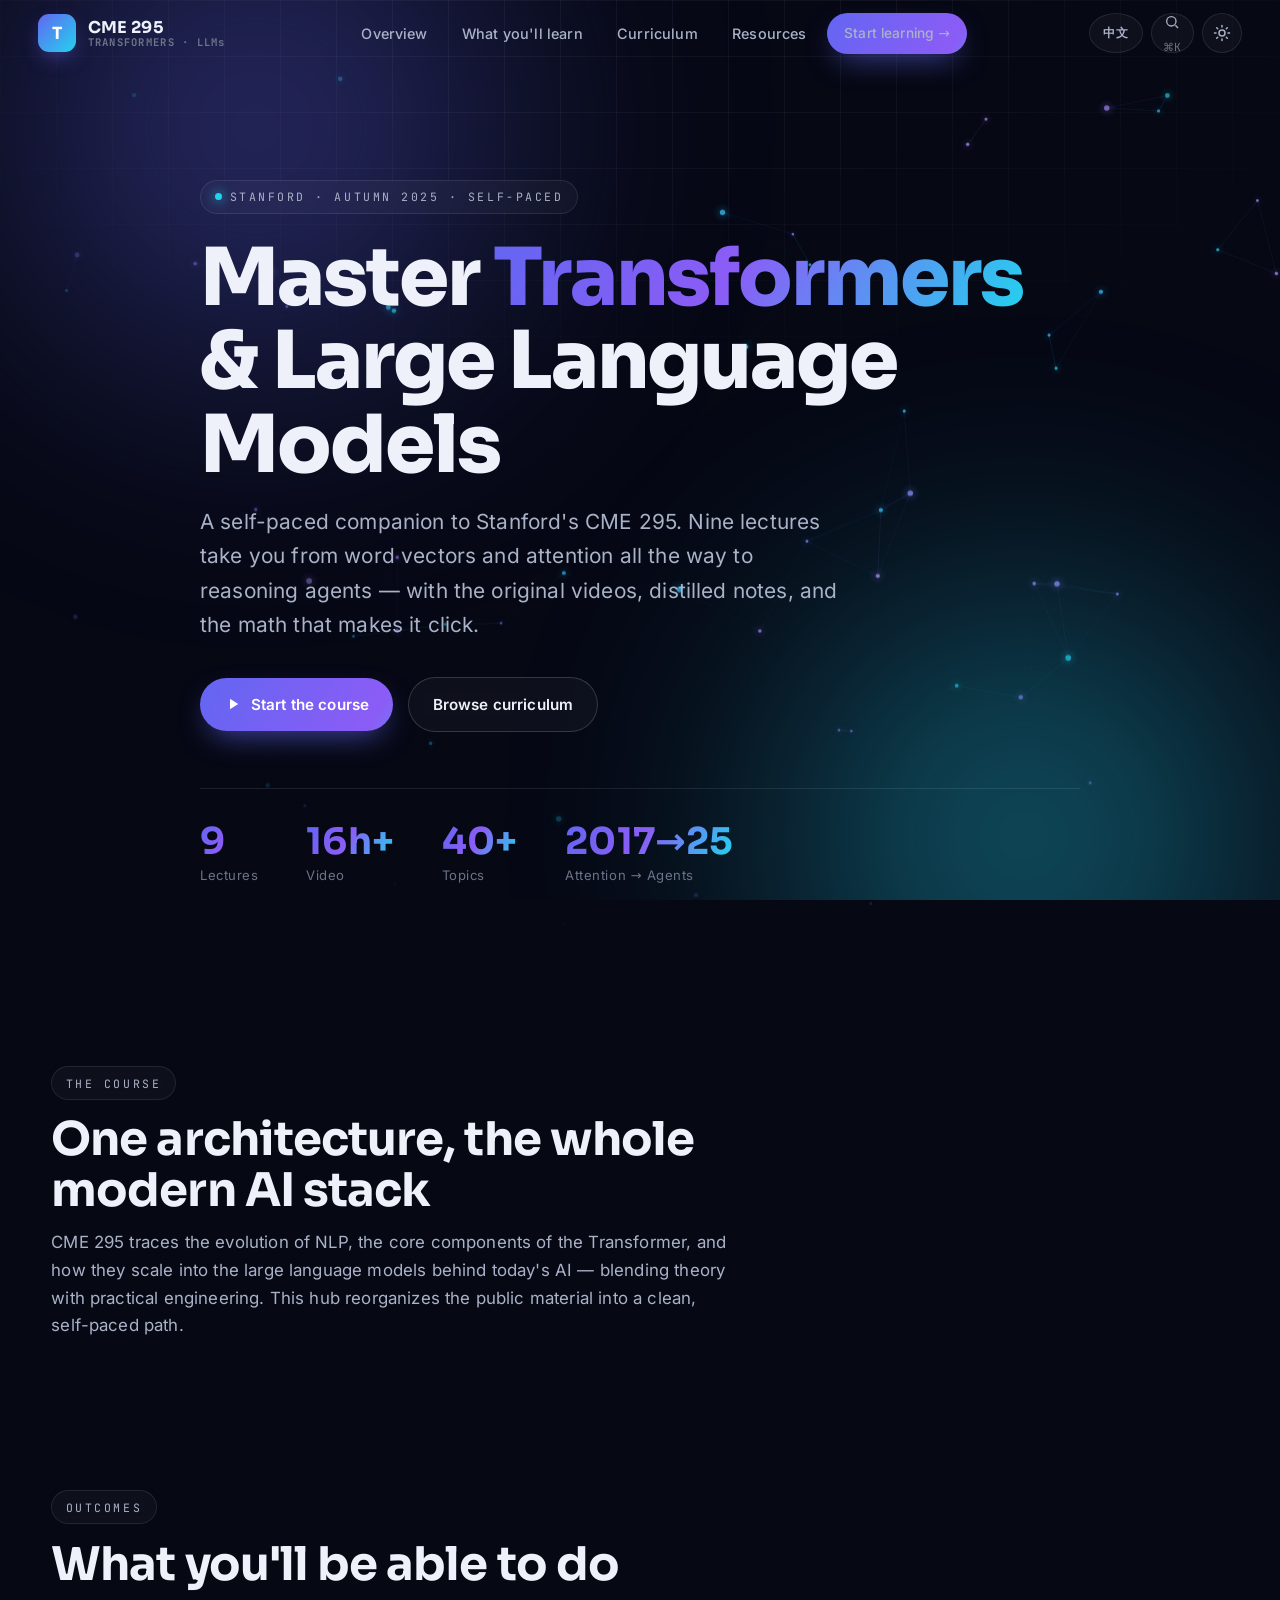
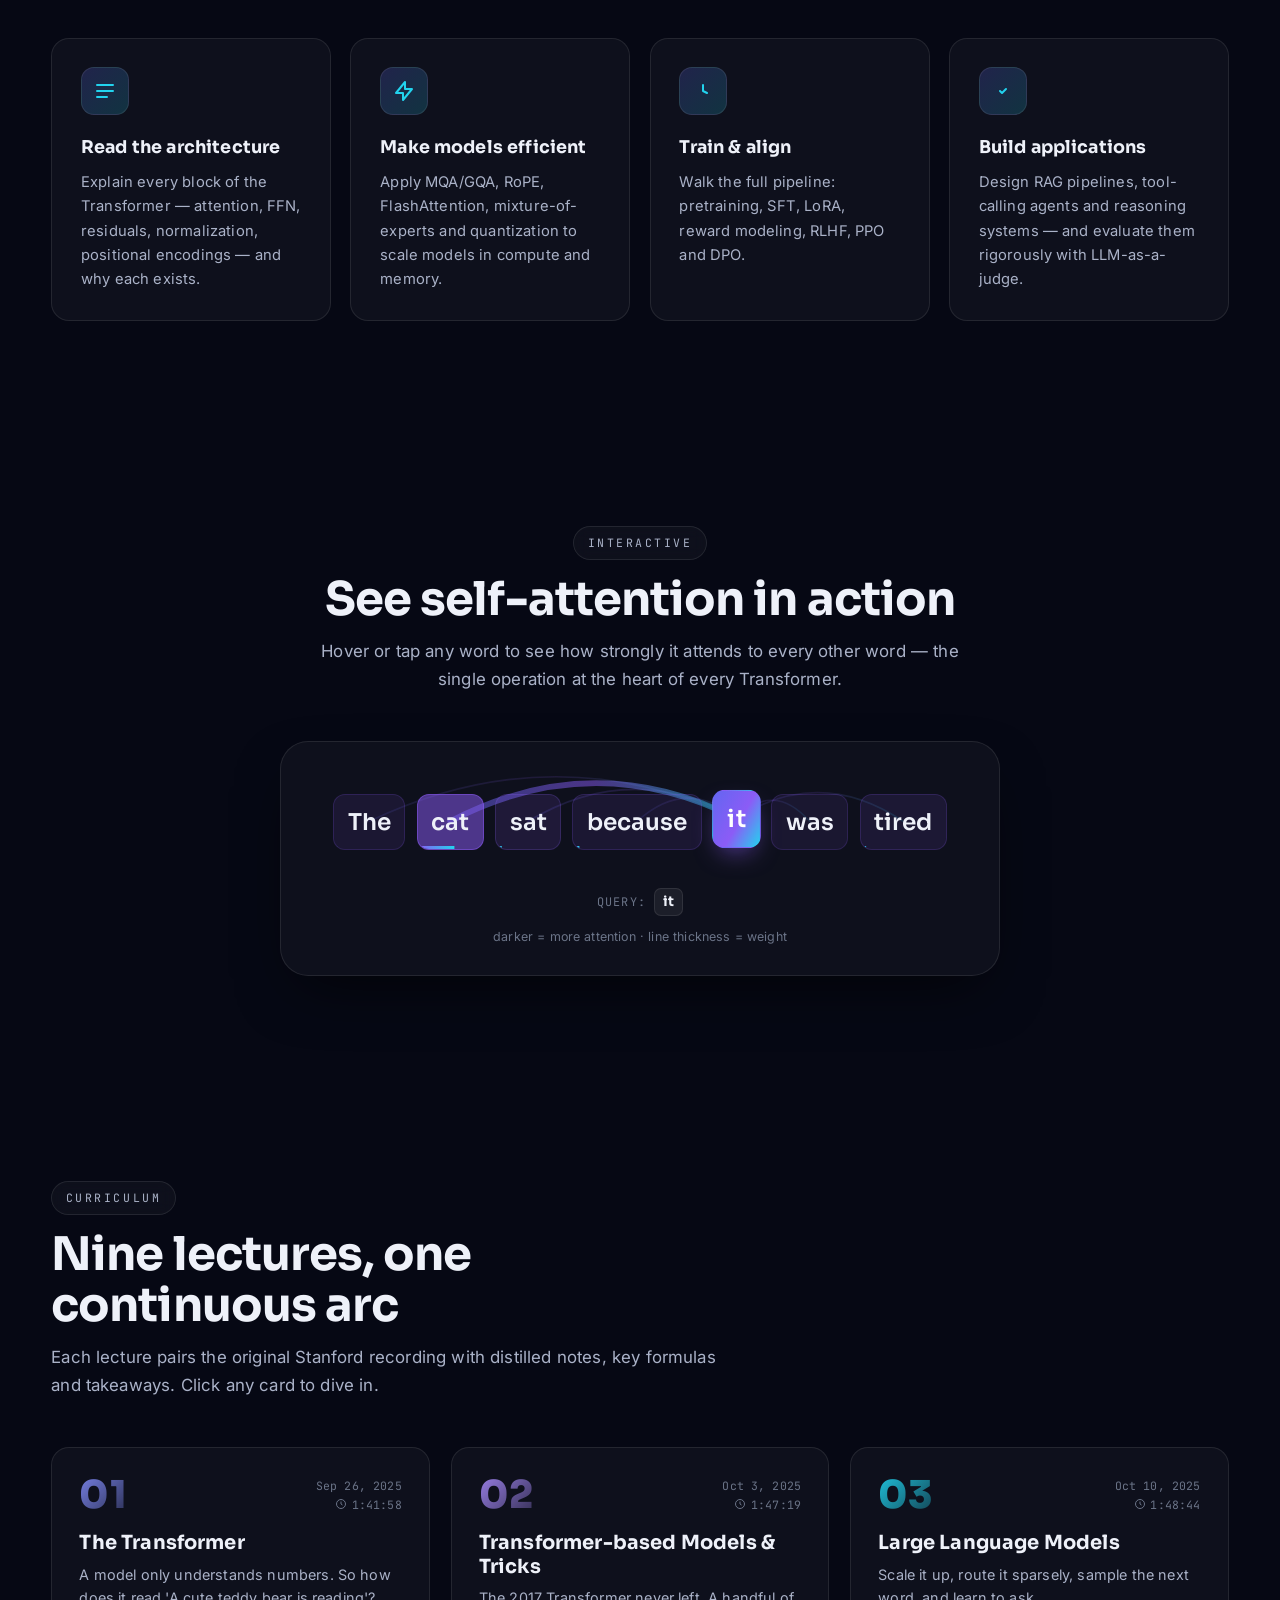
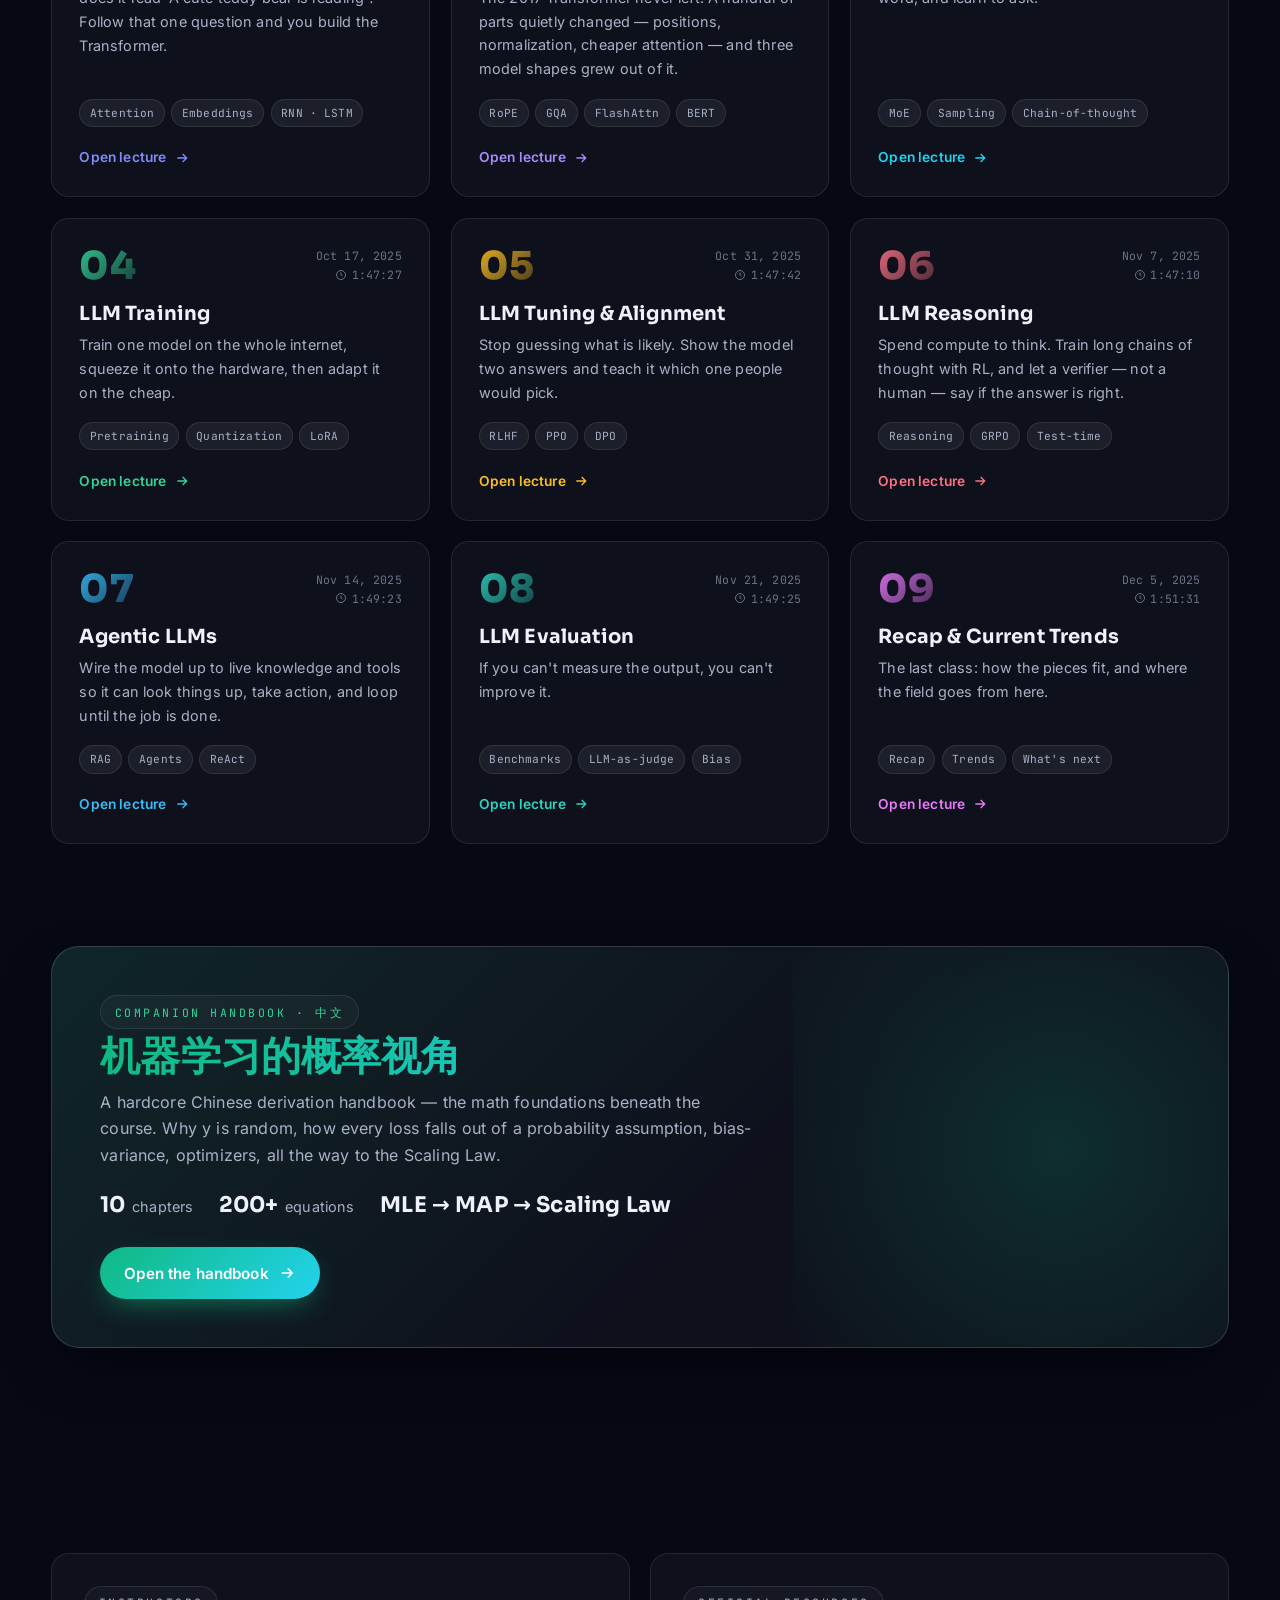
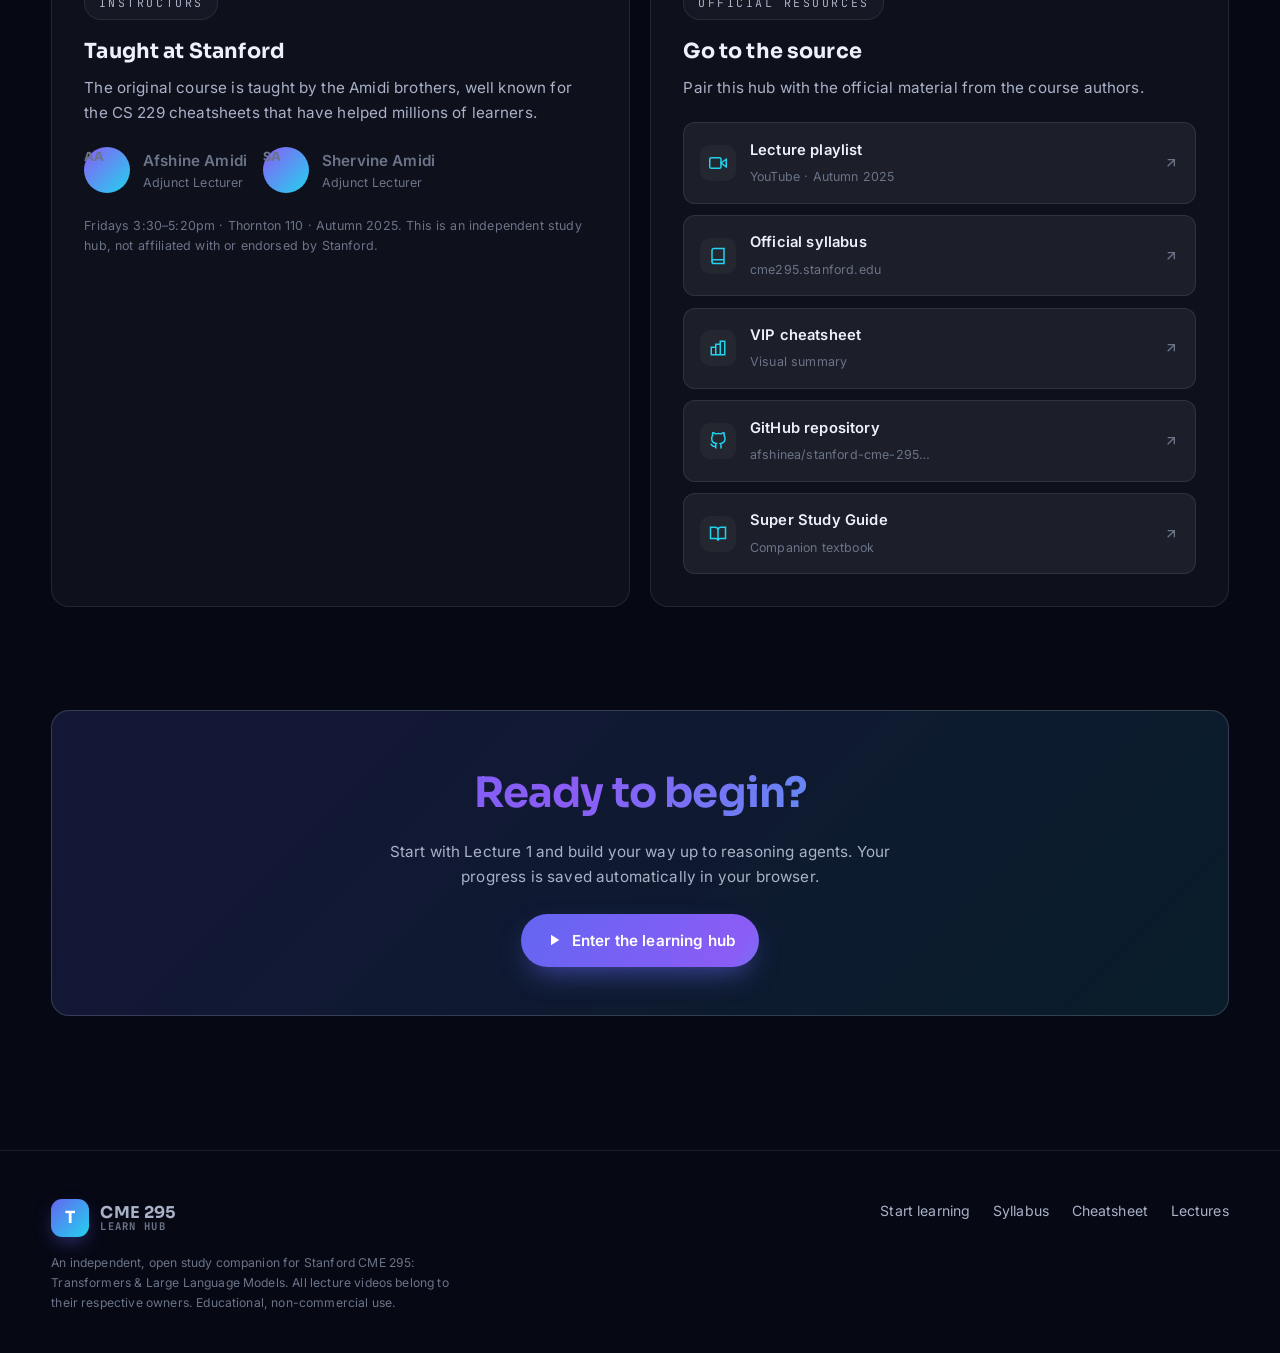
<file: index.html>
<!DOCTYPE html>
<html lang="en" data-theme="dark">
<head>
  <meta charset="UTF-8" />
  <meta name="viewport" content="width=device-width, initial-scale=1.0" />
  <title>CME 295 · Transformers & Large Language Models — Learn Hub</title>
  <meta name="description" content="A beautifully designed, self-paced learning hub for Stanford's CME 295: Transformers & Large Language Models. Nine lectures from attention to reasoning agents, with videos, notes, and formulas." />
  <meta name="author" content="Built for learners of Stanford CME 295" />
  <meta name="theme-color" content="#060814" />

  <!-- Open Graph / Twitter -->
  <meta property="og:type" content="website" />
  <meta property="og:title" content="CME 295 · Transformers & Large Language Models — Learn Hub" />
  <meta property="og:description" content="Self-paced learning hub for Stanford CME 295 — attention, LLMs, training, alignment, reasoning, agents & evaluation." />
  <meta property="og:url" content="https://jliu17456-ai.github.io/stanford-cme295-llm/" />
  <meta property="og:image" content="https://jliu17456-ai.github.io/stanford-cme295-llm/assets/og.png" />
  <meta property="og:image:width" content="1200" />
  <meta property="og:image:height" content="630" />
  <meta name="twitter:card" content="summary_large_image" />
  <meta name="twitter:title" content="CME 295 · Transformers & Large Language Models — Learn Hub" />
  <meta name="twitter:description" content="Self-paced learning hub for Stanford CME 295 — from attention to reasoning agents." />
  <meta name="twitter:image" content="https://jliu17456-ai.github.io/stanford-cme295-llm/assets/og.png" />

  <link rel="icon" href="data:image/svg+xml,<svg xmlns='http://www.w3.org/2000/svg' viewBox='0 0 100 100'><rect width='100' height='100' rx='24' fill='%236366f1'/><text x='50' y='70' font-size='58' text-anchor='middle' fill='white' font-family='sans-serif' font-weight='bold'>T</text></svg>" />

  <!-- Self-hosted fonts + styles -->
  <link rel="stylesheet" href="css/fonts.css" />
  <link rel="stylesheet" href="css/main.css" />
</head>
<body>
  <div class="bg-aurora"></div>
  <div class="bg-grid"></div>

  <!-- ============ NAV ============ -->
  <header class="nav" id="nav">
    <div class="container">
      <a class="brand" href="index.html" aria-label="CME 295 home">
        <span class="brand-logo">T</span>
        <span class="brand-text"><b>CME&nbsp;295</b><span>TRANSFORMERS · LLMs</span></span>
      </a>
      <nav class="nav-links" id="navLinks">
        <a href="#about" data-en="Overview" data-zh="概览">Overview</a>
        <a href="#learn" data-en="What you'll learn" data-zh="你将学到">What you'll learn</a>
        <a href="#curriculum" data-en="Curriculum" data-zh="课程大纲">Curriculum</a>
        <a href="#resources" data-en="Resources" data-zh="资源">Resources</a>
        <a class="btn btn-primary" href="learn.html" style="padding:.55rem 1.1rem;font-size:.86rem;" data-en="Start learning →" data-zh="开始学习 →">Start learning →</a>
      </nav>
      <div style="display:flex;gap:.5rem;align-items:center;margin-left:auto;" id="navTools">
        <button class="icon-btn lang-btn" id="langBtn" title="Switch language" aria-label="Switch language">中文</button>
        <button class="icon-btn" id="themeBtn" title="Toggle theme" aria-label="Toggle theme"></button>
        <button class="icon-btn nav-toggle" id="navToggle" aria-label="Menu">
          <svg viewBox="0 0 24 24" fill="none" stroke="currentColor" stroke-width="2"><path d="M3 12h18M3 6h18M3 18h18"/></svg>
        </button>
      </div>
    </div>
  </header>

  <!-- ============ HERO ============ -->
  <section class="hero">
    <canvas class="hero-canvas" id="heroCanvas" aria-hidden="true"></canvas>
    <div class="container hero-inner">
      <span class="eyebrow reveal"><span class="dot"></span> STANFORD · AUTUMN 2025 · SELF-PACED</span>
      <h1 class="reveal d1">
        <span data-en="Master" data-zh="掌握">Master</span>
        <span class="gradient-text">Transformers</span>
        <span data-en="&amp; Large Language Models" data-zh="与大语言模型">&amp; Large Language Models</span>
      </h1>
      <p class="lede reveal d2" data-en="A self-paced companion to Stanford's CME 295. Nine lectures take you from word vectors and attention all the way to reasoning agents — with the original videos, distilled notes, and the math that makes it click."
         data-zh="斯坦福 CME 295 的自学伴侣。九讲带你从词向量与注意力,一路走到推理智能体 —— 配有原始视频、精炼笔记,以及让你豁然开朗的数学推导。">
        A self-paced companion to Stanford's CME 295. Nine lectures take you from word vectors and attention all the way to reasoning agents — with the original videos, distilled notes, and the math that makes it click.
      </p>
      <div class="hero-cta reveal d3">
        <a class="btn btn-primary" href="learn.html">
          <svg viewBox="0 0 24 24" fill="currentColor"><path d="M8 5v14l11-7z"/></svg>
          <span data-en="Start the course" data-zh="开始这门课">Start the course</span>
        </a>
        <a class="btn btn-ghost" href="#curriculum">
          <span data-en="Browse curriculum" data-zh="浏览大纲">Browse curriculum</span>
        </a>
      </div>
      <div class="hero-stats reveal d3">
        <div class="stat"><b class="gradient-text" data-count="9">9</b><span data-en="Lectures" data-zh="讲">Lectures</span></div>
        <div class="stat"><b class="gradient-text" data-count="16" data-suffix="h+">16h+</b><span data-en="Video" data-zh="视频时长">Video</span></div>
        <div class="stat"><b class="gradient-text" data-count="40" data-suffix="+">40+</b><span data-en="Topics" data-zh="核心主题">Topics</span></div>
        <div class="stat"><b class="gradient-text">2017→25</b><span data-en="Attention → Agents" data-zh="从注意力到智能体">Attention → Agents</span></div>
      </div>
    </div>
  </section>

  <!-- ============ ABOUT ============ -->
  <section class="section" id="about">
    <div class="container">
      <div class="section-head reveal">
        <span class="eyebrow" data-en="THE COURSE" data-zh="关于课程">THE COURSE</span>
        <h2 data-en="One architecture, the whole modern AI stack" data-zh="一个架构,撑起整个现代 AI 栈">One architecture, the whole modern AI stack</h2>
        <p data-en="CME 295 traces the evolution of NLP, the core components of the Transformer, and how they scale into the large language models behind today's AI — blending theory with practical engineering. This hub reorganizes the public material into a clean, self-paced path."
           data-zh="CME 295 梳理 NLP 的演进、Transformer 的核心组件,以及它们如何扩展为支撑当今 AI 的大语言模型 —— 理论与工程实践并重。本站把公开材料重新整理成一条清晰的自学路径。">
          CME 295 traces the evolution of NLP, the core components of the Transformer, and how they scale into the large language models behind today's AI — blending theory with practical engineering. This hub reorganizes the public material into a clean, self-paced path.
        </p>
      </div>
    </div>
  </section>

  <!-- ============ OUTCOMES ============ -->
  <section class="section" id="learn" style="padding-top:0;">
    <div class="container">
      <div class="section-head reveal">
        <span class="eyebrow" data-en="OUTCOMES" data-zh="学习成果">OUTCOMES</span>
        <h2 data-en="What you'll be able to do" data-zh="学完之后你能做什么">What you'll be able to do</h2>
      </div>
      <div class="outcomes-grid" id="outcomesGrid"><!-- rendered by JS --></div>
    </div>
  </section>

  <!-- ============ INTERACTIVE ATTENTION DEMO ============ -->
  <section class="section" id="demo">
    <div class="container">
      <div class="section-head center reveal">
        <span class="eyebrow" data-en="INTERACTIVE" data-zh="可交互演示">INTERACTIVE</span>
        <h2 data-en="See self-attention in action" data-zh="亲手感受自注意力">See <span class="gradient-text">self-attention</span> in action</h2>
        <p data-en="Hover or tap any word to see how strongly it attends to every other word — the single operation at the heart of every Transformer."
           data-zh="把鼠标移到(或点按)任意一个词,看它对其他每个词的『注意力』有多强 —— 这正是所有 Transformer 的核心运算。">
          Hover or tap any word to see how strongly it attends to every other word — the single operation at the heart of every Transformer.
        </p>
      </div>
      <div class="attn reveal d1" id="attnDemo">
        <svg class="attn-svg" id="attnSvg" aria-hidden="true"></svg>
        <div class="attn-sentence" id="attnSentence"></div>
        <div class="attn-foot">
          <span class="attn-q" data-en="Query:" data-zh="查询词:">Query:</span>
          <strong id="attnQuery">—</strong>
          <span class="attn-tip" data-en="darker = more attention · line thickness = weight" data-zh="颜色越深 = 注意力越强 · 连线越粗 = 权重越大">darker = more attention · line thickness = weight</span>
        </div>
      </div>
    </div>
  </section>

  <!-- ============ CURRICULUM ============ -->
  <section class="section" id="curriculum">
    <div class="container">
      <div class="section-head reveal">
        <span class="eyebrow" data-en="CURRICULUM" data-zh="课程大纲">CURRICULUM</span>
        <h2 data-en="Nine lectures, one continuous arc" data-zh="九讲,一条连续的主线">Nine lectures, one continuous arc</h2>
        <p data-en="Each lecture pairs the original Stanford recording with distilled notes, key formulas and takeaways. Click any card to dive in."
           data-zh="每一讲都配有斯坦福原始录像、精炼笔记、关键公式与要点总结。点击任意卡片即可进入。">
          Each lecture pairs the original Stanford recording with distilled notes, key formulas and takeaways. Click any card to dive in.
        </p>
      </div>
      <div class="lectures-grid" id="lecturesGrid"><!-- rendered by JS --></div>
    </div>
  </section>

  <!-- ============ COMPANION HANDBOOK ============ -->
  <section class="section" id="companion" style="padding-top:0;">
    <div class="container">
      <a class="companion reveal" href="handbook.html">
        <div class="companion-glow"></div>
        <div class="companion-main">
          <span class="eyebrow" style="color:#34d399;" data-en="COMPANION HANDBOOK · 中文" data-zh="配套手册 · 中文">COMPANION HANDBOOK · 中文</span>
          <h2>机器学习的概率视角</h2>
          <p data-en="A hardcore Chinese derivation handbook — the math foundations beneath the course. Why y is random, how every loss falls out of a probability assumption, bias-variance, optimizers, all the way to the Scaling Law."
             data-zh="一本硬核中文推导手册 —— 这门课底下的数学地基。为什么 y 是随机的、每个损失函数如何从一个概率假设里掉出来、偏差-方差、优化器,一路推到 Scaling Law。">
            一本硬核中文推导手册 —— 这门课底下的数学地基。为什么 y 是随机的、每个损失函数如何从一个概率假设里掉出来、偏差-方差、优化器,一路推到 Scaling Law。
          </p>
          <div class="companion-stats">
            <span><b>10</b> <span data-en="chapters" data-zh="章">章</span></span>
            <span><b>200+</b> <span data-en="equations" data-zh="公式">公式</span></span>
            <span><b>MLE → MAP → Scaling Law</b></span>
          </div>
          <span class="btn btn-primary companion-btn">
            <span data-en="Open the handbook" data-zh="打开手册">打开手册</span>
            <svg viewBox="0 0 24 24" width="16" height="16" fill="none" stroke="currentColor" stroke-width="2"><path d="M5 12h14M13 6l6 6-6 6"/></svg>
          </span>
        </div>
      </a>
    </div>
  </section>

  <!-- ============ INSTRUCTORS + RESOURCES ============ -->
  <section class="section" id="resources">
    <div class="container">
      <div class="split">
        <div class="panel reveal">
          <span class="eyebrow" data-en="INSTRUCTORS" data-zh="授课教师">INSTRUCTORS</span>
          <h3 style="margin-top:.9rem;" data-en="Taught at Stanford" data-zh="斯坦福授课">Taught at Stanford</h3>
          <p data-en="The original course is taught by the Amidi brothers, well known for the CS 229 cheatsheets that have helped millions of learners."
             data-zh="原课程由 Amidi 兄弟讲授,他们因 CS 229 速查表而广为人知,帮助了数百万学习者。">
            The original course is taught by the Amidi brothers, well known for the CS 229 cheatsheets that have helped millions of learners.
          </p>
          <div class="people">
            <div class="person"><span class="avatar">AA</span><span><b>Afshine Amidi</b><span>Adjunct Lecturer</span></span></div>
            <div class="person"><span class="avatar">SA</span><span><b>Shervine Amidi</b><span>Adjunct Lecturer</span></span></div>
          </div>
          <p class="disc" style="margin-top:1.4rem;font-size:.78rem;color:var(--text-faint);"
             data-en="Fridays 3:30–5:20pm · Thornton 110 · Autumn 2025. This is an independent study hub, not affiliated with or endorsed by Stanford."
             data-zh="周五 15:30–17:20 · Thornton 110 · 2025 秋季。本站为独立自学站点,与斯坦福无隶属或背书关系。">
            Fridays 3:30–5:20pm · Thornton 110 · Autumn 2025. This is an independent study hub, not affiliated with or endorsed by Stanford.
          </p>
        </div>

        <div class="panel reveal d1">
          <span class="eyebrow" data-en="OFFICIAL RESOURCES" data-zh="官方资源">OFFICIAL RESOURCES</span>
          <h3 style="margin-top:.9rem;" data-en="Go to the source" data-zh="回到原始材料">Go to the source</h3>
          <p data-en="Pair this hub with the official material from the course authors." data-zh="把本站与课程作者的官方材料搭配使用。">Pair this hub with the official material from the course authors.</p>
          <div class="res-list" id="resList"><!-- rendered by JS --></div>
        </div>
      </div>
    </div>
  </section>

  <!-- ============ CTA STRIP ============ -->
  <section class="section" style="padding-top:0;">
    <div class="container">
      <div class="panel reveal" style="text-align:center;padding:3rem 1.5rem;background:linear-gradient(135deg,rgba(99,102,241,.16),rgba(34,211,238,.1));border-color:var(--border-strong);">
        <h2 class="gradient-text" style="font-family:var(--font-display);font-size:clamp(1.7rem,4vw,2.6rem);letter-spacing:-.02em;margin-bottom:.7rem;" data-en="Ready to begin?" data-zh="准备好开始了吗?">Ready to begin?</h2>
        <p style="color:var(--text-dim);max-width:520px;margin:0 auto 1.6rem;" data-en="Start with Lecture 1 and build your way up to reasoning agents. Your progress is saved automatically in your browser."
           data-zh="从第 1 讲开始,一路构建到推理智能体。你的学习进度会自动保存在浏览器中。">
          Start with Lecture 1 and build your way up to reasoning agents. Your progress is saved automatically in your browser.
        </p>
        <a class="btn btn-primary" href="learn.html">
          <svg viewBox="0 0 24 24" fill="currentColor"><path d="M8 5v14l11-7z"/></svg>
          <span data-en="Enter the learning hub" data-zh="进入学习中心">Enter the learning hub</span>
        </a>
      </div>
    </div>
  </section>

  <!-- ============ FOOTER ============ -->
  <footer class="footer">
    <div class="container">
      <div>
        <a class="brand" href="index.html" style="margin-bottom:1rem;">
          <span class="brand-logo">T</span>
          <span class="brand-text"><b>CME&nbsp;295</b><span>LEARN HUB</span></span>
        </a>
        <p class="disc" data-en="An independent, open study companion for Stanford CME 295: Transformers & Large Language Models. All lecture videos belong to their respective owners. Educational, non-commercial use."
           data-zh="斯坦福 CME 295《Transformer 与大语言模型》的独立开放自学伴侣。所有讲座视频归各自所有者所有,仅作教育与非商业用途。">
          An independent, open study companion for Stanford CME 295: Transformers & Large Language Models. All lecture videos belong to their respective owners. Educational, non-commercial use.
        </p>
      </div>
      <div class="foot-links">
        <a href="learn.html" data-en="Start learning" data-zh="开始学习">Start learning</a>
        <a href="https://cme295.stanford.edu/syllabus/" target="_blank" rel="noopener">Syllabus</a>
        <a href="https://cme295.stanford.edu/cheatsheet/" target="_blank" rel="noopener">Cheatsheet</a>
        <a href="https://www.youtube.com/playlist?list=PLoROMvodv4rOCXd21gf0CF4xr35yINeOy" target="_blank" rel="noopener">Lectures</a>
      </div>
    </div>
  </footer>

  <script src="js/data.js"></script>
  <script src="js/common.js"></script>
  <script src="js/attention.js"></script>
  <script src="js/main.js"></script>
</body>
</html>
</file>
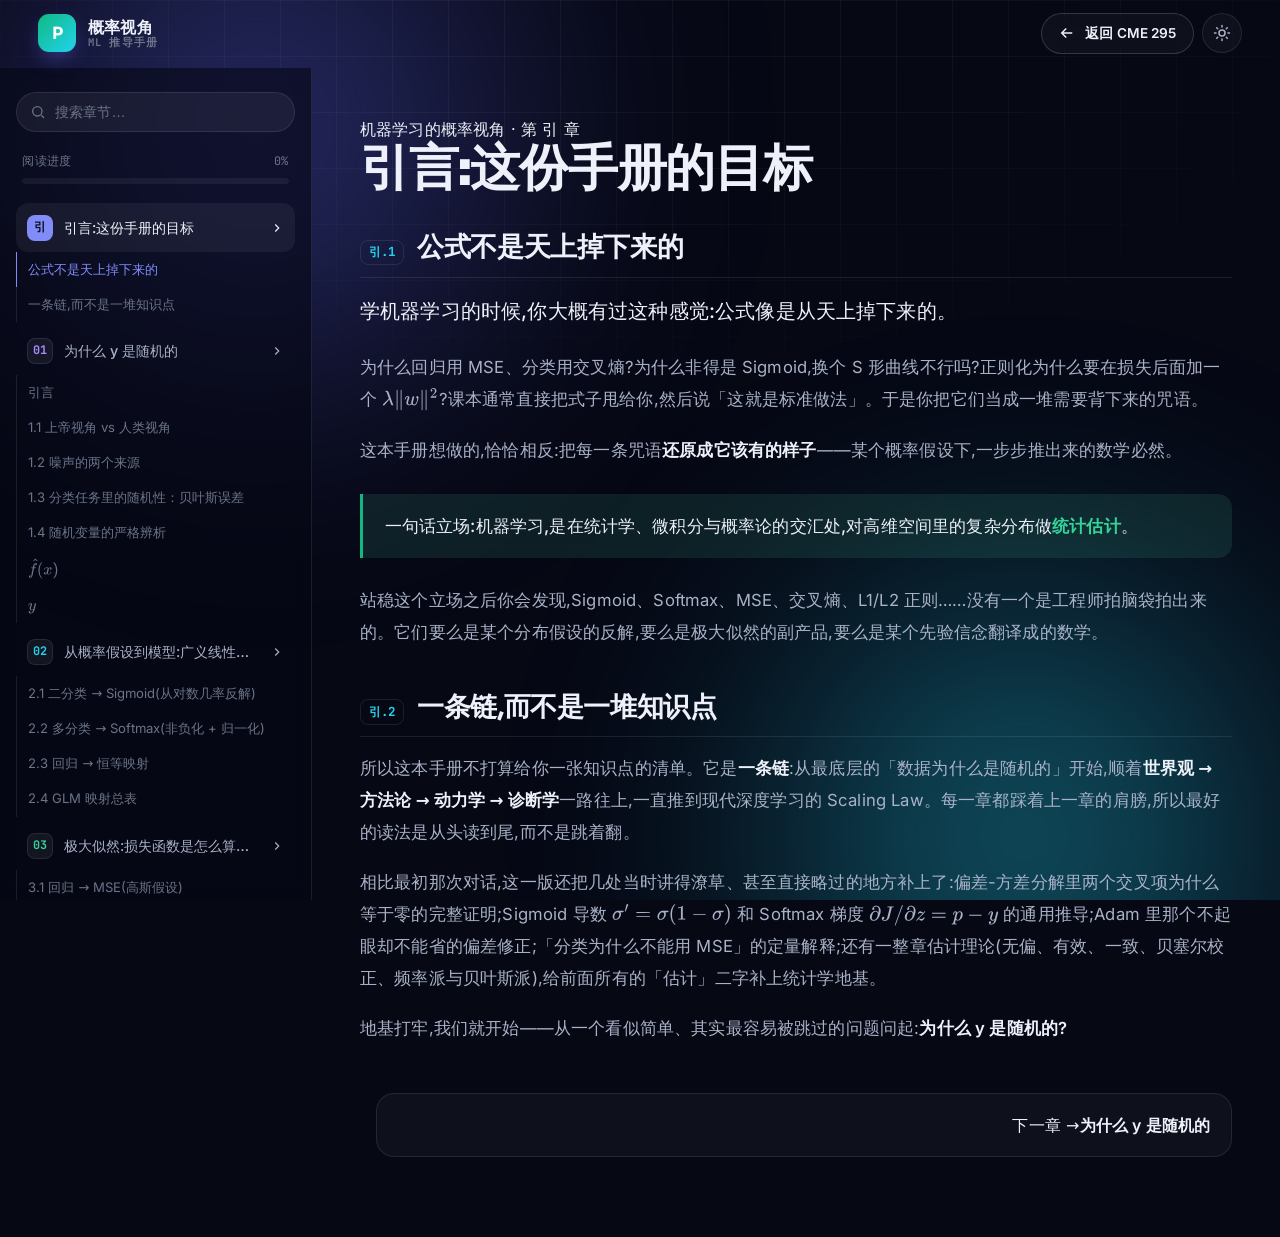
<file: handbook.html>
<!DOCTYPE html>
<html lang="zh-CN" data-theme="dark">
<head>
  <meta charset="UTF-8" />
  <meta name="viewport" content="width=device-width, initial-scale=1.0" />
  <title>机器学习的概率视角 · 硬核推导手册</title>
  <meta name="description" content="从「承认 y 是随机的」到 Scaling Law 的完整逻辑链 —— 一份把机器学习当成高维空间统计估计来讲的中文推导手册。CME 295 学习站的数学基础篇。" />
  <meta name="theme-color" content="#060814" />
  <meta property="og:type" content="website" />
  <meta property="og:title" content="机器学习的概率视角 · 硬核推导手册" />
  <meta property="og:description" content="从「承认 y 是随机的」到 Scaling Law 的完整逻辑链。" />
  <meta property="og:image" content="https://jliu17456-ai.github.io/stanford-cme295-llm/assets/og.png" />
  <meta name="twitter:card" content="summary_large_image" />
  <meta name="twitter:image" content="https://jliu17456-ai.github.io/stanford-cme295-llm/assets/og.png" />
  <link rel="icon" href="data:image/svg+xml,<svg xmlns='http://www.w3.org/2000/svg' viewBox='0 0 100 100'><rect width='100' height='100' rx='24' fill='%2310b981'/><text x='50' y='70' font-size='52' text-anchor='middle' fill='white' font-family='sans-serif' font-weight='bold'>P</text></svg>" />

  <link rel="stylesheet" href="css/fonts.css" />
  <link rel="stylesheet" href="css/main.css" />

  <!-- MathJax -->
  <script>
    window.MathJax = {
      tex: { inlineMath: [["\\(", "\\)"]], displayMath: [["\\[", "\\]"]] },
      options: { skipHtmlTags: ["script", "noscript", "style", "textarea", "pre", "code"] },
      svg: { fontCache: "global" },
      startup: { typeset: false },
    };
  </script>
  <script async src="vendor/mathjax/tex-svg.js"></script>
</head>
<body>
  <div class="bg-aurora"></div>
  <div class="bg-grid"></div>
  <div class="read-progress" id="readProgress" aria-hidden="true"></div>

  <!-- NAV -->
  <header class="nav scrolled" id="nav">
    <div class="container">
      <a class="brand" href="index.html" aria-label="返回首页">
        <span class="brand-logo" style="background:linear-gradient(135deg,#10b981,#22d3ee);">P</span>
        <span class="brand-text"><b>概率视角</b><span>ML 推导手册</span></span>
      </a>
      <div style="display:flex;gap:.5rem;align-items:center;margin-left:auto;">
        <a class="btn btn-ghost" href="index.html" style="padding:.5rem 1rem;font-size:.85rem;">
          <svg viewBox="0 0 24 24" width="16" height="16" fill="none" stroke="currentColor" stroke-width="2"><path d="M19 12H5M11 6l-6 6 6 6"/></svg>
          <span>返回 CME 295</span>
        </a>
        <button class="icon-btn" id="themeBtn" title="切换主题"></button>
      </div>
    </div>
  </header>

  <!-- MOBILE BAR -->
  <div class="mobile-bar">
    <button class="menu-btn" id="sidebarToggle">
      <svg viewBox="0 0 24 24" fill="none" stroke="currentColor" stroke-width="2"><path d="M3 12h18M3 6h18M3 18h18"/></svg>
      <span>目录</span>
    </button>
    <span class="mb-title" id="mobileTitle"></span>
  </div>

  <div class="sidebar-backdrop" id="backdrop"></div>

  <!-- SHELL -->
  <div class="learn-shell">
    <aside class="sidebar" id="sidebar">
      <div class="search-box">
        <svg viewBox="0 0 24 24" fill="none" stroke="currentColor" stroke-width="2"><circle cx="11" cy="11" r="7"/><path d="M21 21l-4-4"/></svg>
        <input type="search" id="search" placeholder="搜索章节…" aria-label="搜索" />
      </div>

      <div class="progress-wrap">
        <div class="progress-label">
          <span>阅读进度</span>
          <span id="progressPct">0%</span>
        </div>
        <div class="progress-track"><div class="progress-fill" id="progressFill"></div></div>
      </div>

      <nav id="navTree" aria-label="手册目录"><!-- rendered by JS --></nav>

      <div class="sidebar-foot">
        <div class="kbd-hints">
          <kbd>←</kbd><kbd>→</kbd>
          <span style="font-size:.68rem;color:var(--text-faint);align-self:center;">切换章节 · </span>
          <kbd>/</kbd>
          <span style="font-size:.68rem;color:var(--text-faint);align-self:center;">搜索</span>
        </div>
      </div>
    </aside>

    <main class="content handbook" id="content"><!-- rendered by JS --></main>
  </div>

  <script src="js/handbook.js"></script>
  <script src="js/common.js"></script>
  <script src="js/handbook-page.js"></script>
</body>
</html>
</file>
<file: css/fonts.css>
/* Self-hosted fonts (latin subset) — no external CDN dependency.
   Sora = display/headings · Inter = body · JetBrains Mono = code/labels. */

@font-face { font-family: "Sora"; font-style: normal; font-weight: 400; font-display: swap; src: url("../vendor/fonts/sora-latin-400-normal.woff2") format("woff2"); }
@font-face { font-family: "Sora"; font-style: normal; font-weight: 500; font-display: swap; src: url("../vendor/fonts/sora-latin-500-normal.woff2") format("woff2"); }
@font-face { font-family: "Sora"; font-style: normal; font-weight: 600; font-display: swap; src: url("../vendor/fonts/sora-latin-600-normal.woff2") format("woff2"); }
@font-face { font-family: "Sora"; font-style: normal; font-weight: 700; font-display: swap; src: url("../vendor/fonts/sora-latin-700-normal.woff2") format("woff2"); }
@font-face { font-family: "Sora"; font-style: normal; font-weight: 800; font-display: swap; src: url("../vendor/fonts/sora-latin-800-normal.woff2") format("woff2"); }

@font-face { font-family: "Inter"; font-style: normal; font-weight: 400; font-display: swap; src: url("../vendor/fonts/inter-latin-400-normal.woff2") format("woff2"); }
@font-face { font-family: "Inter"; font-style: normal; font-weight: 500; font-display: swap; src: url("../vendor/fonts/inter-latin-500-normal.woff2") format("woff2"); }
@font-face { font-family: "Inter"; font-style: normal; font-weight: 600; font-display: swap; src: url("../vendor/fonts/inter-latin-600-normal.woff2") format("woff2"); }

@font-face { font-family: "JetBrains Mono"; font-style: normal; font-weight: 400; font-display: swap; src: url("../vendor/fonts/jetbrains-mono-latin-400-normal.woff2") format("woff2"); }
@font-face { font-family: "JetBrains Mono"; font-style: normal; font-weight: 600; font-display: swap; src: url("../vendor/fonts/jetbrains-mono-latin-600-normal.woff2") format("woff2"); }
@font-face { font-family: "JetBrains Mono"; font-style: normal; font-weight: 700; font-display: swap; src: url("../vendor/fonts/jetbrains-mono-latin-700-normal.woff2") format("woff2"); }
</file>
<file: css/main.css>
/* =============================================================================
   CME 295 · Transformers & LLMs — Learning Site
   Design system + components. Dark-first, with a light theme via [data-theme].
   ========================================================================== */

/* ---------- Design tokens ---------- */
:root {
  /* Brand gradient */
  --grad-1: #6366f1; /* indigo  */
  --grad-2: #8b5cf6; /* violet  */
  --grad-3: #22d3ee; /* cyan    */
  --grad-warm: #f472b6; /* pink accent */
  --cardinal: #b3242b; /* Stanford cardinal */

  /* Dark theme (default) */
  --bg: #060814;
  --bg-2: #0a0e1f;
  --surface: rgba(255, 255, 255, 0.035);
  --surface-2: rgba(255, 255, 255, 0.06);
  --surface-solid: #11152a;
  --border: rgba(255, 255, 255, 0.09);
  --border-strong: rgba(255, 255, 255, 0.16);
  --text: #eef1f9;
  --text-dim: #aab2c8;
  --text-faint: #6b7488;
  --shadow: 0 24px 60px -20px rgba(0, 0, 0, 0.7);
  --glow: 0 0 0 1px rgba(139, 92, 246, 0.25), 0 18px 50px -16px rgba(99, 102, 241, 0.45);

  /* Type */
  --font-display: "Sora", "Inter", system-ui, -apple-system, sans-serif;
  --font-body: "Inter", system-ui, -apple-system, "Segoe UI", sans-serif;
  --font-mono: "JetBrains Mono", "SFMono-Regular", ui-monospace, monospace;

  /* Layout */
  --maxw: 1180px;
  --radius: 18px;
  --radius-sm: 12px;
  --radius-lg: 28px;
  --nav-h: 68px;
  --ease: cubic-bezier(0.22, 1, 0.36, 1);
}

[data-theme="light"] {
  --bg: #f7f8fc;
  --bg-2: #eef1f9;
  --surface: rgba(20, 24, 48, 0.025);
  --surface-2: rgba(20, 24, 48, 0.05);
  --surface-solid: #ffffff;
  --border: rgba(15, 20, 45, 0.1);
  --border-strong: rgba(15, 20, 45, 0.18);
  --text: #0e1430;
  --text-dim: #4a5374;
  --text-faint: #8089a3;
  --shadow: 0 24px 50px -24px rgba(30, 30, 80, 0.25);
  --glow: 0 0 0 1px rgba(139, 92, 246, 0.2), 0 18px 44px -18px rgba(99, 102, 241, 0.3);
}

/* ---------- Reset ---------- */
*,
*::before,
*::after { box-sizing: border-box; }
* { margin: 0; }
html { scroll-behavior: smooth; -webkit-text-size-adjust: 100%; scroll-padding-top: calc(var(--nav-h) + 14px); }
html:focus-within { scroll-behavior: smooth; }

body {
  font-family: var(--font-body);
  background: var(--bg);
  color: var(--text);
  line-height: 1.65;
  font-size: 16px;
  letter-spacing: 0.01em;
  -webkit-font-smoothing: antialiased;
  text-rendering: optimizeLegibility;
  overflow-x: hidden;
  min-height: 100vh;
  transition: background 0.5s var(--ease), color 0.3s var(--ease);
}

img,
svg { display: block; max-width: 100%; }
a { color: inherit; text-decoration: none; }
button { font: inherit; cursor: pointer; border: none; background: none; color: inherit; }
ul { list-style: none; padding: 0; }

::selection { background: rgba(139, 92, 246, 0.35); color: #fff; }

/* ---------- Ambient background ---------- */
.bg-aurora {
  position: fixed;
  inset: 0;
  z-index: -2;
  overflow: hidden;
  pointer-events: none;
}
.bg-aurora::before,
.bg-aurora::after {
  content: "";
  position: absolute;
  width: 60vw;
  height: 60vw;
  border-radius: 50%;
  filter: blur(120px);
  opacity: 0.5;
  will-change: transform;
}
.bg-aurora::before {
  top: -20vw;
  left: -10vw;
  background: radial-gradient(circle, var(--grad-1), transparent 65%);
  animation: drift1 22s ease-in-out infinite alternate;
}
.bg-aurora::after {
  bottom: -25vw;
  right: -10vw;
  background: radial-gradient(circle, var(--grad-3), transparent 65%);
  animation: drift2 26s ease-in-out infinite alternate;
}
[data-theme="light"] .bg-aurora::before,
[data-theme="light"] .bg-aurora::after { opacity: 0.28; }

.bg-grid {
  position: fixed;
  inset: 0;
  z-index: -1;
  pointer-events: none;
  background-image:
    linear-gradient(to right, var(--border) 1px, transparent 1px),
    linear-gradient(to bottom, var(--border) 1px, transparent 1px);
  background-size: 56px 56px;
  -webkit-mask-image: radial-gradient(ellipse 80% 60% at 50% 0%, #000 25%, transparent 80%);
  mask-image: radial-gradient(ellipse 80% 60% at 50% 0%, #000 25%, transparent 80%);
  opacity: 0.5;
}

@keyframes drift1 {
  to { transform: translate(12vw, 10vh) scale(1.15); }
}
@keyframes drift2 {
  to { transform: translate(-10vw, -8vh) scale(1.2); }
}

/* ---------- Utilities ---------- */
.container { width: min(var(--maxw), 92vw); margin-inline: auto; }
.gradient-text {
  background: linear-gradient(120deg, var(--grad-1), var(--grad-2) 45%, var(--grad-3));
  -webkit-background-clip: text;
  background-clip: text;
  color: transparent;
}
.eyebrow {
  display: inline-flex;
  align-items: center;
  gap: 0.5rem;
  font-family: var(--font-mono);
  font-size: 0.72rem;
  letter-spacing: 0.22em;
  text-transform: uppercase;
  color: var(--text-dim);
  padding: 0.4rem 0.85rem;
  border: 1px solid var(--border);
  border-radius: 100px;
  background: var(--surface);
  backdrop-filter: blur(8px);
}
.eyebrow .dot {
  width: 7px; height: 7px; border-radius: 50%;
  background: var(--grad-3);
  box-shadow: 0 0 12px var(--grad-3);
  animation: pulse 2.4s ease-in-out infinite;
}
@keyframes pulse { 50% { opacity: 0.35; transform: scale(0.8); } }

/* ---------- Buttons ---------- */
.btn {
  display: inline-flex;
  align-items: center;
  gap: 0.55rem;
  padding: 0.85rem 1.5rem;
  border-radius: 100px;
  font-weight: 600;
  font-size: 0.95rem;
  letter-spacing: 0.01em;
  transition: transform 0.25s var(--ease), box-shadow 0.25s var(--ease), background 0.25s var(--ease);
  white-space: nowrap;
}
.btn svg { width: 18px; height: 18px; }
.btn-primary {
  background: linear-gradient(120deg, var(--grad-1), var(--grad-2) 55%, var(--grad-3));
  color: #fff;
  box-shadow: 0 12px 30px -10px rgba(99, 102, 241, 0.7);
  background-size: 160% 160%;
}
.btn-primary:hover {
  transform: translateY(-2px);
  box-shadow: 0 18px 40px -10px rgba(139, 92, 246, 0.8);
  background-position: 100% 0;
}
.btn-ghost {
  background: var(--surface);
  border: 1px solid var(--border-strong);
  color: var(--text);
  backdrop-filter: blur(10px);
}
.btn-ghost:hover { transform: translateY(-2px); background: var(--surface-2); border-color: var(--grad-2); }

/* ---------- Navbar ---------- */
.nav {
  position: sticky;
  top: 0;
  z-index: 100;
  height: var(--nav-h);
  display: flex;
  align-items: center;
  transition: background 0.3s var(--ease), border-color 0.3s var(--ease), backdrop-filter 0.3s;
  border-bottom: 1px solid transparent;
}
.nav.scrolled {
  background: color-mix(in srgb, var(--bg) 72%, transparent);
  backdrop-filter: blur(18px) saturate(150%);
  border-bottom-color: var(--border);
}
.nav .container { display: flex; align-items: center; gap: 1.5rem; width: min(1280px, 94vw); }
.brand { display: flex; align-items: center; gap: 0.7rem; font-family: var(--font-display); font-weight: 700; }
.brand-logo {
  width: 38px; height: 38px;
  border-radius: 11px;
  display: grid; place-items: center;
  background: linear-gradient(135deg, var(--grad-1), var(--grad-3));
  color: #fff;
  font-size: 1.05rem;
  box-shadow: 0 8px 22px -8px rgba(99, 102, 241, 0.8);
  flex: none;
}
.brand-text { display: flex; flex-direction: column; line-height: 1.05; }
.brand-text b { font-size: 1.02rem; letter-spacing: 0.02em; }
.brand-text span { font-size: 0.66rem; color: var(--text-faint); font-family: var(--font-mono); letter-spacing: 0.12em; }
.nav-links { display: flex; gap: 0.35rem; margin-left: auto; align-items: center; }
.nav-links a {
  padding: 0.5rem 0.9rem;
  border-radius: 100px;
  font-size: 0.9rem;
  color: var(--text-dim);
  font-weight: 500;
  transition: color 0.2s, background 0.2s;
}
.nav-links a:hover { color: var(--text); background: var(--surface); }
.icon-btn {
  width: 40px; height: 40px;
  border-radius: 50%;
  display: grid; place-items: center;
  background: var(--surface);
  border: 1px solid var(--border);
  color: var(--text-dim);
  transition: all 0.25s var(--ease);
}
.icon-btn:hover { color: var(--text); border-color: var(--grad-2); transform: translateY(-1px); }
.icon-btn svg { width: 18px; height: 18px; }
.lang-btn { width: auto; padding: 0 0.85rem; font-family: var(--font-mono); font-size: 0.78rem; font-weight: 600; letter-spacing: 0.05em; }

.nav-toggle { display: none; }

/* ---------- Hero ---------- */
.hero { position: relative; padding: clamp(3.5rem, 9vw, 7rem) 0 clamp(3rem, 6vw, 5rem); overflow: hidden; }
.hero-canvas {
  position: absolute; inset: 0; width: 100%; height: 100%;
  z-index: 0; pointer-events: none; opacity: 0.9;
  -webkit-mask-image: radial-gradient(120% 90% at 75% 35%, #000 30%, transparent 75%);
  mask-image: radial-gradient(120% 90% at 75% 35%, #000 30%, transparent 75%);
}
.hero-inner { max-width: 880px; position: relative; z-index: 1; }
.hero h1 {
  font-family: var(--font-display);
  font-weight: 800;
  font-size: clamp(2.6rem, 6.5vw, 5rem);
  line-height: 1.04;
  letter-spacing: -0.025em;
  margin: 1.4rem 0 1.2rem;
}
.hero p.lede {
  font-size: clamp(1.05rem, 2vw, 1.3rem);
  color: var(--text-dim);
  max-width: 640px;
  margin-bottom: 2.2rem;
}
.hero-cta { display: flex; flex-wrap: wrap; gap: 0.9rem; align-items: center; }
.hero-stats {
  display: flex;
  flex-wrap: wrap;
  gap: clamp(1.5rem, 4vw, 3rem);
  margin-top: 3.5rem;
  padding-top: 2.2rem;
  border-top: 1px solid var(--border);
}
.stat b {
  display: block;
  font-family: var(--font-display);
  font-size: clamp(1.6rem, 3.5vw, 2.3rem);
  font-weight: 700;
  line-height: 1;
}
.stat span { font-size: 0.82rem; color: var(--text-faint); letter-spacing: 0.04em; }

/* ---------- Section scaffolding ---------- */
.section { padding: clamp(3.5rem, 8vw, 6.5rem) 0; position: relative; }
.section-head { max-width: 680px; margin-bottom: 3rem; }
.section-head.center { margin-inline: auto; text-align: center; }
.section-head h2 {
  font-family: var(--font-display);
  font-weight: 700;
  font-size: clamp(1.9rem, 4vw, 2.9rem);
  letter-spacing: -0.02em;
  line-height: 1.1;
  margin: 0.9rem 0 0.8rem;
}
.section-head p { color: var(--text-dim); font-size: 1.05rem; }

/* ---------- Outcome cards ---------- */
.outcomes-grid {
  display: grid;
  grid-template-columns: repeat(auto-fit, minmax(240px, 1fr));
  gap: 1.2rem;
}
.outcome {
  padding: 1.8rem;
  border-radius: var(--radius);
  background: var(--surface);
  border: 1px solid var(--border);
  transition: transform 0.35s var(--ease), border-color 0.35s, background 0.35s;
}
.outcome:hover { transform: translateY(-5px); border-color: var(--border-strong); background: var(--surface-2); }
.outcome .ico {
  width: 48px; height: 48px;
  border-radius: 13px;
  display: grid; place-items: center;
  background: linear-gradient(135deg, rgba(99,102,241,0.22), rgba(34,211,238,0.18));
  border: 1px solid var(--border);
  margin-bottom: 1.1rem;
}
.outcome .ico svg { width: 24px; height: 24px; stroke: var(--grad-3); }
.outcome h3 { font-family: var(--font-display); font-size: 1.1rem; margin-bottom: 0.5rem; }
.outcome p { font-size: 0.92rem; color: var(--text-dim); }

/* ---------- Companion handbook band ---------- */
.companion { position: relative; display: block; overflow: hidden; border-radius: var(--radius-lg); border: 1px solid var(--border-strong); background: linear-gradient(135deg, color-mix(in srgb, #10b981 13%, var(--surface)), var(--surface) 60%); padding: clamp(1.6rem, 4vw, 3rem); box-shadow: var(--shadow); transition: transform 0.3s var(--ease), border-color 0.3s; }
.companion:hover { transform: translateY(-3px); border-color: color-mix(in srgb, #10b981 55%, var(--border-strong)); }
.companion-glow { position: absolute; right: -8%; top: -50%; width: 45%; height: 200%; background: radial-gradient(circle, rgba(16, 185, 129, 0.18), transparent 70%); pointer-events: none; }
.companion-main { position: relative; max-width: 760px; }
.companion h2 { font-size: clamp(1.6rem, 4vw, 2.5rem); margin: 0.3rem 0 0.7rem; line-height: 1.1; background: linear-gradient(120deg, #10b981, #22d3ee); -webkit-background-clip: text; background-clip: text; color: transparent; }
.companion p { color: var(--text-dim); margin-bottom: 1.2rem; max-width: 660px; }
.companion-stats { display: flex; flex-wrap: wrap; gap: 1.6rem; margin-bottom: 1.5rem; font-size: 0.9rem; color: var(--text-dim); align-items: baseline; }
.companion-stats b { font-family: var(--font-display); font-size: 1.35rem; color: var(--text); margin-right: 0.15rem; }
.companion-btn { background: linear-gradient(135deg, #10b981, #22d3ee) !important; box-shadow: 0 10px 30px -10px rgba(16, 185, 129, 0.7) !important; }

/* ---------- Interactive attention demo ---------- */
.attn {
  position: relative;
  max-width: 720px;
  margin: 0 auto;
  border-radius: var(--radius-lg);
  background: var(--surface);
  border: 1px solid var(--border);
  box-shadow: var(--shadow);
  overflow: hidden;
}
.attn-svg { position: absolute; inset: 0; width: 100%; height: 100%; z-index: 1; pointer-events: none; overflow: visible; }
.attn-sentence {
  position: relative; z-index: 2;
  display: flex; flex-wrap: wrap; gap: 0.6rem 0.7rem;
  justify-content: center; align-items: center;
  padding: 3.2rem 1.6rem 2.4rem;
}
.attn-token {
  position: relative;
  font-family: var(--font-display);
  font-size: clamp(1rem, 2.4vw, 1.45rem);
  font-weight: 600;
  padding: 0.5rem 0.85rem;
  border-radius: 12px;
  border: 1px solid var(--border);
  background: var(--surface-2);
  color: var(--text);
  cursor: pointer;
  overflow: hidden;
  transition: transform 0.2s var(--ease), background 0.25s var(--ease), border-color 0.25s, box-shadow 0.25s;
}
.attn-token:hover { transform: translateY(-2px); }
.attn-token .bar {
  position: absolute; left: 0; bottom: 0; height: 3px; width: 100%;
  background: linear-gradient(90deg, var(--grad-2), var(--grad-3));
  transform: scaleX(0); transform-origin: left;
  transition: transform 0.35s var(--ease);
}
.attn-token.is-query {
  background: linear-gradient(120deg, var(--grad-1), var(--grad-2) 55%, var(--grad-3)) !important;
  color: #fff;
  border-color: transparent !important;
  box-shadow: 0 10px 26px -10px rgba(139, 92, 246, 0.8);
  transform: translateY(-3px) scale(1.04);
}
.attn-token.is-query .bar { opacity: 0; }
.attn-foot {
  display: flex; flex-wrap: wrap; align-items: center; gap: 0.5rem;
  justify-content: center;
  padding: 0 1.5rem 1.7rem;
  font-size: 0.86rem; color: var(--text-dim);
}
.attn-foot .attn-q { font-family: var(--font-mono); font-size: 0.74rem; letter-spacing: 0.1em; text-transform: uppercase; color: var(--text-faint); }
.attn-foot strong { font-family: var(--font-display); color: var(--text); padding: 0.1rem 0.5rem; border-radius: 7px; background: var(--surface-2); border: 1px solid var(--border); }
.attn-foot .attn-tip { width: 100%; text-align: center; font-size: 0.78rem; color: var(--text-faint); margin-top: 0.2rem; }

/* ---------- Curriculum cards ---------- */
.lectures-grid {
  display: grid;
  grid-template-columns: repeat(auto-fill, minmax(330px, 1fr));
  gap: 1.3rem;
}
.lecture-card {
  position: relative;
  display: flex;
  flex-direction: column;
  padding: 1.7rem;
  border-radius: var(--radius);
  background: var(--surface);
  border: 1px solid var(--border);
  overflow: hidden;
  transition: transform 0.4s var(--ease), border-color 0.4s, box-shadow 0.4s;
}
.lecture-card::before {
  content: "";
  position: absolute;
  inset: 0;
  background: radial-gradient(120% 100% at 0 0, var(--accent-soft, rgba(99,102,241,0.12)), transparent 55%);
  opacity: 0;
  transition: opacity 0.4s var(--ease);
}
.lecture-card:hover { transform: translateY(-6px); border-color: var(--border-strong); box-shadow: var(--shadow); }
.lecture-card:hover::before { opacity: 1; }
.lecture-card > * { position: relative; z-index: 1; }
.lc-top { display: flex; align-items: center; justify-content: space-between; margin-bottom: 1rem; }
.lc-num {
  font-family: var(--font-display);
  font-size: 2.4rem;
  font-weight: 800;
  line-height: 1;
  background: linear-gradient(135deg, var(--accent, var(--grad-2)), transparent 140%);
  -webkit-background-clip: text;
  background-clip: text;
  color: transparent;
  opacity: 0.9;
}
.lc-meta { text-align: right; font-size: 0.72rem; color: var(--text-faint); font-family: var(--font-mono); }
.lc-meta .dur { display: inline-flex; align-items: center; gap: 0.3rem; }
.lecture-card h3 { font-family: var(--font-display); font-size: 1.22rem; margin-bottom: 0.5rem; line-height: 1.2; }
.lecture-card .tagline { font-size: 0.9rem; color: var(--text-dim); margin-bottom: 1.1rem; flex: 1; }
.lc-tags { display: flex; flex-wrap: wrap; gap: 0.4rem; margin-bottom: 1.2rem; }
.lc-tag {
  font-size: 0.7rem;
  padding: 0.25rem 0.6rem;
  border-radius: 100px;
  background: var(--surface-2);
  border: 1px solid var(--border);
  color: var(--text-dim);
  font-family: var(--font-mono);
}
.lc-go {
  display: inline-flex; align-items: center; gap: 0.45rem;
  font-size: 0.86rem; font-weight: 600;
  color: var(--accent, var(--grad-3));
  transition: gap 0.25s var(--ease);
}
.lecture-card:hover .lc-go { gap: 0.8rem; }

/* Accent palette per lecture */
.accent-indigo  { --accent: #818cf8; --accent-soft: rgba(99,102,241,0.16); }
.accent-violet  { --accent: #a78bfa; --accent-soft: rgba(139,92,246,0.16); }
.accent-cyan    { --accent: #22d3ee; --accent-soft: rgba(34,211,238,0.16); }
.accent-emerald { --accent: #34d399; --accent-soft: rgba(16,185,129,0.16); }
.accent-amber   { --accent: #fbbf24; --accent-soft: rgba(245,158,11,0.16); }
.accent-rose    { --accent: #fb7185; --accent-soft: rgba(244,63,94,0.16); }
.accent-sky     { --accent: #38bdf8; --accent-soft: rgba(56,189,248,0.16); }
.accent-teal    { --accent: #2dd4bf; --accent-soft: rgba(45,212,191,0.16); }
.accent-fuchsia { --accent: #e879f9; --accent-soft: rgba(232,121,249,0.16); }

/* ---------- Instructors / resources ---------- */
.split { display: grid; grid-template-columns: 1fr 1fr; gap: 1.3rem; }
.panel {
  padding: 2rem;
  border-radius: var(--radius);
  background: var(--surface);
  border: 1px solid var(--border);
}
.panel h3 { font-family: var(--font-display); font-size: 1.3rem; margin-bottom: 0.4rem; }
.panel p { color: var(--text-dim); font-size: 0.95rem; margin-bottom: 1.4rem; }
.people { display: flex; gap: 1rem; flex-wrap: wrap; }
.person { display: flex; align-items: center; gap: 0.8rem; }
.avatar {
  width: 46px; height: 46px; border-radius: 50%;
  display: grid; place-items: center;
  font-family: var(--font-display); font-weight: 700;
  background: linear-gradient(135deg, var(--grad-2), var(--grad-3));
  color: #fff;
}
.person b { font-size: 0.95rem; }
.person span { font-size: 0.78rem; color: var(--text-faint); display: block; }
.res-list { display: flex; flex-direction: column; gap: 0.7rem; }
.res-link {
  display: flex; align-items: center; gap: 0.85rem;
  padding: 0.9rem 1rem;
  border-radius: var(--radius-sm);
  background: var(--surface-2);
  border: 1px solid var(--border);
  transition: all 0.25s var(--ease);
}
.res-link:hover { border-color: var(--grad-2); transform: translateX(4px); }
.res-link .ri { width: 36px; height: 36px; border-radius: 10px; display: grid; place-items: center; background: var(--surface); flex: none; }
.res-link .ri svg { width: 18px; height: 18px; stroke: var(--grad-3); }
.res-link .rt b { font-size: 0.92rem; display: block; }
.res-link .rt span { font-size: 0.78rem; color: var(--text-faint); }
.res-link .arr { margin-left: auto; color: var(--text-faint); transition: transform 0.25s; }
.res-link:hover .arr { transform: translate(3px, -3px); }

/* ---------- Footer ---------- */
.footer { border-top: 1px solid var(--border); padding: 3rem 0 2.5rem; margin-top: 2rem; }
.footer .container { display: flex; flex-wrap: wrap; gap: 2rem; justify-content: space-between; align-items: start; }
.footer p { color: var(--text-faint); font-size: 0.85rem; max-width: 420px; }
.footer a { color: var(--text-dim); }
.footer a:hover { color: var(--text); }
.footer .disc { font-size: 0.76rem; margin-top: 1rem; }
.foot-links { display: flex; gap: 1.4rem; flex-wrap: wrap; font-size: 0.88rem; }

/* ---------- Reveal animation ---------- */
.reveal { opacity: 0; transform: translateY(26px); transition: opacity 0.8s var(--ease), transform 0.8s var(--ease); }
.reveal.in { opacity: 1; transform: none; }
.reveal.d1 { transition-delay: 0.08s; }
.reveal.d2 { transition-delay: 0.16s; }
.reveal.d3 { transition-delay: 0.24s; }

@media (prefers-reduced-motion: reduce) {
  .reveal { opacity: 1; transform: none; transition: none; }
  .bg-aurora::before, .bg-aurora::after { animation: none; }
  html { scroll-behavior: auto; }
}

/* ---------- Command palette (⌘K) ---------- */
.cmdk-trigger { width: auto; gap: 0.5rem; padding: 0 0.7rem; }
.cmdk-trigger svg { width: 16px; height: 16px; }
.cmdk-kbd { font-family: var(--font-mono); font-size: 0.7rem; color: var(--text-faint); }
.cmdk {
  position: fixed; inset: 0; z-index: 300;
  display: flex; align-items: flex-start; justify-content: center;
  padding: clamp(3rem, 12vh, 9rem) 1rem 1rem;
}
.cmdk[hidden] { display: none; }
.cmdk-backdrop { position: absolute; inset: 0; background: rgba(3, 5, 14, 0.6); backdrop-filter: blur(6px); animation: fade 0.2s var(--ease); }
.cmdk-panel {
  position: relative; width: min(620px, 100%);
  background: var(--surface-solid); border: 1px solid var(--border-strong);
  border-radius: var(--radius); box-shadow: 0 40px 90px -20px rgba(0,0,0,0.7);
  overflow: hidden; animation: pop 0.22s var(--ease);
}
@keyframes fade { from { opacity: 0; } }
@keyframes pop { from { opacity: 0; transform: translateY(-12px) scale(0.98); } }
.cmdk-input { display: flex; align-items: center; gap: 0.7rem; padding: 1rem 1.2rem; border-bottom: 1px solid var(--border); }
.cmdk-input svg { width: 19px; height: 19px; stroke: var(--text-faint); flex: none; }
.cmdk-input input { flex: 1; background: none; border: none; outline: none; color: var(--text); font-size: 1.05rem; font-family: var(--font-body); }
.cmdk-list { max-height: min(52vh, 420px); overflow-y: auto; padding: 0.5rem; scrollbar-width: thin; }
.cmdk-item {
  display: flex; align-items: center; gap: 0.8rem;
  padding: 0.65rem 0.8rem; border-radius: var(--radius-sm);
  cursor: pointer;
}
.cmdk-item.sel { background: var(--surface-2); }
.cmdk-lead {
  width: 28px; height: 28px; flex: none; border-radius: 8px;
  display: grid; place-items: center;
  font-family: var(--font-mono); font-size: 0.74rem; font-weight: 700;
  background: var(--surface-2); border: 1px solid var(--border);
  color: var(--accent, var(--text-dim));
}
.cmdk-item.sel .cmdk-lead { background: var(--accent, var(--grad-2)); color: #0a0e1f; border-color: transparent; }
.cmdk-text { flex: 1; min-width: 0; }
.cmdk-text b { display: block; font-size: 0.95rem; font-weight: 600; white-space: nowrap; overflow: hidden; text-overflow: ellipsis; }
.cmdk-text span { font-size: 0.76rem; color: var(--text-faint); }
.cmdk-go { color: var(--text-faint); opacity: 0; transition: opacity 0.15s; }
.cmdk-item.sel .cmdk-go { opacity: 1; color: var(--accent, var(--grad-3)); }
.cmdk-empty { padding: 1.4rem; text-align: center; color: var(--text-faint); font-size: 0.9rem; }
.cmdk-foot { display: flex; gap: 1.2rem; padding: 0.7rem 1.2rem; border-top: 1px solid var(--border); font-size: 0.74rem; color: var(--text-faint); }
.cmdk-foot kbd { font-family: var(--font-mono); background: var(--surface-2); border: 1px solid var(--border); border-radius: 5px; padding: 0.05rem 0.35rem; margin-right: 0.15rem; }
@media (max-width: 600px) { .cmdk-kbd { display: none; } }

/* =============================================================================
   LEARN PAGE
   ========================================================================== */
/* Reading progress (top of viewport) */
.read-progress {
  position: fixed; top: 0; left: 0; height: 3px; width: 0;
  z-index: 200;
  background: linear-gradient(90deg, var(--grad-1), var(--grad-2), var(--grad-3));
  box-shadow: 0 0 10px rgba(99, 102, 241, 0.6);
  transition: width 0.1s linear;
}
/* Keyboard hint chips in the sidebar footer */
.kbd-hints { display: flex; flex-wrap: wrap; gap: 0.4rem; margin-top: 0.9rem; justify-content: center; }
.kbd-hints kbd {
  font-family: var(--font-mono); font-size: 0.68rem;
  padding: 0.15rem 0.45rem; border-radius: 6px;
  background: var(--surface-2); border: 1px solid var(--border);
  color: var(--text-faint);
}
.learn-shell { display: grid; grid-template-columns: 312px 1fr; min-height: calc(100vh - var(--nav-h)); }

.sidebar {
  position: sticky;
  top: var(--nav-h);
  height: calc(100vh - var(--nav-h));
  overflow-y: auto;
  border-right: 1px solid var(--border);
  padding: 1.5rem 1rem 3rem;
  background: color-mix(in srgb, var(--bg) 60%, transparent);
  backdrop-filter: blur(8px);
  scrollbar-width: thin;
}
.sidebar::-webkit-scrollbar { width: 8px; }
.sidebar::-webkit-scrollbar-thumb { background: var(--border-strong); border-radius: 8px; }

.search-box { position: relative; margin-bottom: 1.2rem; }
.search-box svg { position: absolute; left: 0.85rem; top: 50%; transform: translateY(-50%); width: 16px; height: 16px; stroke: var(--text-faint); }
.search-box input {
  width: 100%;
  padding: 0.7rem 0.9rem 0.7rem 2.4rem;
  border-radius: 100px;
  background: var(--surface-2);
  border: 1px solid var(--border);
  color: var(--text);
  font-size: 0.88rem;
  outline: none;
  transition: border-color 0.2s;
}
.search-box input:focus { border-color: var(--grad-2); }
.search-box input::placeholder { color: var(--text-faint); }

.progress-wrap { padding: 0 0.4rem 1.2rem; }
.progress-label { display: flex; justify-content: space-between; font-size: 0.74rem; color: var(--text-faint); margin-bottom: 0.45rem; font-family: var(--font-mono); }
.progress-track { height: 6px; border-radius: 100px; background: var(--surface-2); overflow: hidden; }
.progress-fill { height: 100%; width: 0; border-radius: 100px; background: linear-gradient(90deg, var(--grad-1), var(--grad-3)); transition: width 0.6s var(--ease); }

.nav-group { margin-bottom: 0.3rem; }
.nav-lecture {
  display: flex; align-items: center; gap: 0.7rem;
  width: 100%;
  padding: 0.7rem 0.7rem;
  border-radius: var(--radius-sm);
  text-align: left;
  color: var(--text-dim);
  font-size: 0.9rem;
  font-weight: 500;
  transition: background 0.2s, color 0.2s;
}
.nav-lecture:hover { background: var(--surface); color: var(--text); }
.nav-lecture.active { background: var(--surface-2); color: var(--text); }
.nav-lecture .nl-num {
  width: 26px; height: 26px; flex: none;
  border-radius: 8px;
  display: grid; place-items: center;
  font-family: var(--font-mono); font-size: 0.74rem; font-weight: 700;
  background: var(--surface-2);
  border: 1px solid var(--border);
  color: var(--accent, var(--text-dim));
}
.nav-lecture.active .nl-num { background: var(--accent, var(--grad-2)); color: #0a0e1f; border-color: transparent; }
.nav-lecture.done .nl-check { color: #34d399; }
.nl-title { flex: 1; overflow: hidden; text-overflow: ellipsis; white-space: nowrap; }
.nl-check { width: 16px; height: 16px; opacity: 0; transition: opacity 0.2s; }
.nav-lecture.done .nl-check { opacity: 1; }
.nl-caret { width: 14px; height: 14px; color: var(--text-faint); transition: transform 0.25s; }
.nav-group.open .nl-caret { transform: rotate(90deg); }
.nav-sublist {
  display: grid;
  grid-template-rows: 0fr;
  transition: grid-template-rows 0.3s var(--ease);
  margin-left: 1.95rem;
}
.nav-group.open .nav-sublist { grid-template-rows: 1fr; }
.nav-sublist > div { overflow: hidden; }
.nav-sub {
  display: block;
  width: 100%;
  text-align: left;
  padding: 0.42rem 0.7rem;
  border-left: 1.5px solid var(--border);
  font-size: 0.82rem;
  color: var(--text-faint);
  transition: color 0.2s, border-color 0.2s;
}
.nav-sub:hover { color: var(--text); }
.nav-sub.active { color: var(--accent, var(--grad-3)); border-color: var(--accent, var(--grad-3)); }

.sidebar-foot { margin-top: 1.4rem; padding: 0 0.5rem; }

/* ----- Content area ----- */
.content { min-width: 0; }
.content-inner { max-width: 820px; margin-inline: auto; padding: clamp(1.5rem, 4vw, 3rem) clamp(1.2rem, 4vw, 3rem) 5rem; animation: contentIn 0.55s var(--ease) both; }
@keyframes contentIn { from { opacity: 0; transform: translateY(14px); } to { opacity: 1; transform: none; } }
@media (prefers-reduced-motion: reduce) { .content-inner { animation: none; } }

.lec-head { margin-bottom: 2.2rem; }
.lec-head .crumbs { font-family: var(--font-mono); font-size: 0.76rem; color: var(--text-faint); letter-spacing: 0.08em; margin-bottom: 1rem; }
.lec-head .crumbs b { color: var(--accent, var(--grad-3)); }
.lec-head h1 {
  font-family: var(--font-display);
  font-weight: 800;
  font-size: clamp(2rem, 5vw, 3.1rem);
  letter-spacing: -0.025em;
  line-height: 1.08;
  margin-bottom: 0.7rem;
}
.lec-tagline { font-size: 1.1rem; color: var(--text-dim); margin-bottom: 1.3rem; }
.lec-meta-row { display: flex; flex-wrap: wrap; gap: 1.2rem; font-size: 0.82rem; color: var(--text-faint); font-family: var(--font-mono); }
.lec-meta-row span { display: inline-flex; align-items: center; gap: 0.4rem; }
.lec-meta-row svg { width: 15px; height: 15px; }

.video-frame {
  position: relative;
  aspect-ratio: 16 / 9;
  border-radius: var(--radius);
  overflow: hidden;
  border: 1px solid var(--border-strong);
  background: #05070f;
  box-shadow: var(--shadow);
  margin: 1.8rem 0 0.9rem;
}
.video-frame iframe { width: 100%; height: 100%; border: 0; }
/* Lite-YouTube facade */
.yt-facade { display: block; width: 100%; height: 100%; padding: 0; cursor: pointer; position: relative; }
.yt-thumb { width: 100%; height: 100%; object-fit: cover; opacity: 0.78; transition: opacity 0.3s var(--ease), transform 0.6s var(--ease); }
.yt-scrim { position: absolute; inset: 0; background: radial-gradient(circle at 50% 50%, transparent, rgba(5,7,15,0.45)); }
.yt-play {
  position: absolute; top: 50%; left: 50%; transform: translate(-50%, -50%);
  width: 74px; height: 74px; border-radius: 50%;
  display: grid; place-items: center;
  background: linear-gradient(135deg, var(--grad-1), var(--grad-2) 55%, var(--grad-3));
  box-shadow: 0 12px 40px -8px rgba(99, 102, 241, 0.8);
  transition: transform 0.25s var(--ease);
}
.yt-play svg { width: 30px; height: 30px; color: #fff; margin-left: 3px; }
.yt-facade:hover .yt-thumb { opacity: 1; transform: scale(1.03); }
.yt-facade:hover .yt-play { transform: translate(-50%, -50%) scale(1.1); }
.yt-link {
  display: inline-flex; align-items: center; gap: 0.4rem;
  font-size: 0.85rem; color: var(--text-faint);
  margin-bottom: 2.2rem;
  transition: color 0.2s;
}
.yt-link:hover { color: var(--accent, var(--grad-3)); }
.yt-link svg { width: 14px; height: 14px; }

.overview-box {
  padding: 1.5rem 1.6rem;
  border-radius: var(--radius);
  background: var(--surface);
  border: 1px solid var(--border);
  border-left: 3px solid var(--accent, var(--grad-2));
  margin-bottom: 2.6rem;
}
.overview-box .ob-label { font-family: var(--font-mono); font-size: 0.72rem; letter-spacing: 0.16em; text-transform: uppercase; color: var(--accent, var(--grad-3)); margin-bottom: 0.6rem; }
.overview-box p { color: var(--text-dim); font-size: 1rem; }
.overview-box p + p { margin-top: 0.7rem; }

/* Topic blocks */
.topic { scroll-margin-top: calc(var(--nav-h) + 20px); margin-bottom: 2.6rem; }
.topic-head { display: flex; align-items: baseline; gap: 0.8rem; margin-bottom: 1rem; padding-bottom: 0.7rem; border-bottom: 1px solid var(--border); }
.topic-head .ti {
  font-family: var(--font-mono); font-size: 0.78rem; font-weight: 700;
  color: var(--accent, var(--grad-3));
  border: 1px solid var(--border); border-radius: 8px;
  padding: 0.1rem 0.5rem; flex: none;
}
.topic-head h2 { font-family: var(--font-display); font-size: clamp(1.3rem, 3vw, 1.7rem); letter-spacing: -0.015em; line-height: 1.2; }
.topic-body { color: var(--text); }
.topic-body p { margin-bottom: 1rem; color: var(--text-dim); }
.topic-body strong { color: var(--text); font-weight: 650; }
.topic-body em { color: var(--text); font-style: italic; }
.topic-body ul, .topic-body ol { margin: 0 0 1.1rem 0; padding-left: 1.3rem; }
.topic-body ul { list-style: none; padding-left: 0; }
.topic-body ul li { position: relative; padding-left: 1.5rem; margin-bottom: 0.55rem; color: var(--text-dim); }
.topic-body ul li::before {
  content: ""; position: absolute; left: 0.2rem; top: 0.65rem;
  width: 6px; height: 6px; border-radius: 50%;
  background: var(--accent, var(--grad-3));
}
.topic-body ol { padding-left: 1.4rem; }
.topic-body ol li { margin-bottom: 0.55rem; color: var(--text-dim); }
.topic-body ol li::marker { color: var(--accent, var(--grad-3)); font-family: var(--font-mono); font-weight: 700; }
.topic-body code {
  font-family: var(--font-mono); font-size: 0.86em;
  background: var(--surface-2); padding: 0.12em 0.42em; border-radius: 6px;
  border: 1px solid var(--border); color: var(--text);
}
.topic-body blockquote {
  border-left: 3px solid var(--accent, var(--grad-2));
  padding: 0.7rem 1.1rem;
  margin: 0 0 1.1rem;
  background: var(--surface);
  border-radius: 0 var(--radius-sm) var(--radius-sm) 0;
  color: var(--text-dim);
  font-size: 0.95rem;
}
.topic-body blockquote strong { color: var(--accent, var(--grad-3)); }
/* Tables & inline code inside body content (used heavily by the handbook) */
.topic-body table { width: 100%; border-collapse: collapse; margin: 1.1rem 0 1.5rem; font-size: 0.88rem; display: block; overflow-x: auto; }
.topic-body th, .topic-body td { border: 1px solid var(--border); padding: 0.5rem 0.75rem; text-align: left; vertical-align: top; }
.topic-body thead th { background: var(--surface-2); color: var(--text); font-family: var(--font-display); font-weight: 600; white-space: nowrap; }
.topic-body tbody tr:nth-child(even) { background: color-mix(in srgb, var(--surface-2) 45%, transparent); }
.topic-body code { font-family: var(--font-mono); font-size: 0.85em; background: var(--surface-2); border: 1px solid var(--border); padding: 0.08em 0.4em; border-radius: 6px; }
.topic-body blockquote code { background: transparent; border: none; padding: 0; }

/* MathJax: the global `svg { display:block }` reset breaks inline math by
   forcing each formula onto its own line — restore inline flow here. */
mjx-container svg { display: inline-block; max-width: none; }
mjx-container { line-height: 0; }
.topic-body mjx-container[display="true"],
.overview-box mjx-container[display="true"] {
  display: block;
  text-align: center;
  overflow-x: auto; overflow-y: hidden;
  padding: 0.9rem 0.4rem; margin: 0.4rem 0 1.2rem;
  background: var(--surface);
  border: 1px solid var(--border);
  border-radius: var(--radius-sm);
  line-height: normal;
}

/* ---------- Handbook: long-form reading rhythm (scoped, won't touch lecture pages) ---------- */
.handbook .lec { max-width: 62rem; margin-inline: auto; padding: clamp(1.5rem, 4vw, 3rem) clamp(1.2rem, 4vw, 3rem) 5rem; }
.handbook .topic { margin-bottom: 2.6rem; }
.handbook .topic-body { font-size: 1.04rem; }
.handbook .topic-body p { line-height: 1.92; margin-bottom: 1.15rem; color: var(--text-dim); }
.handbook .topic-body ul li, .handbook .topic-body ol li { line-height: 1.85; margin-bottom: 0.7rem; }
/* the very first paragraph of a chapter sets the scene — give it room and presence */
.handbook .topic:first-of-type .topic-body > p:first-child {
  font-size: 1.24rem; line-height: 1.8; color: var(--text); font-weight: 450; margin-bottom: 1.45rem;
}
.handbook .topic:first-of-type .topic-body > p:first-child strong { color: var(--text); }
/* blockquote = the one-line insight / 金句; make it a real visual beat */
.handbook .topic-body blockquote {
  border-left: 3px solid #10b981;
  background: color-mix(in srgb, #10b981 9%, var(--surface));
  padding: 1.05rem 1.35rem; margin: 1.7rem 0; border-radius: 0 14px 14px 0;
  font-size: 1.09rem; line-height: 1.75; color: var(--text); font-weight: 450;
}
.handbook .topic-body blockquote strong { color: #34d399; }
/* a little more air around the centered formula cards */
.handbook .topic-body mjx-container[display="true"] { margin: 1.1rem 0 1.5rem; padding: 1.05rem 0.6rem; }

/* Takeaways */
.takeaways {
  margin-top: 2rem;
  padding: 1.7rem;
  border-radius: var(--radius);
  background: linear-gradient(135deg, var(--surface-2), var(--surface));
  border: 1px solid var(--border);
}
.takeaways h3 { font-family: var(--font-display); font-size: 1.15rem; display: flex; align-items: center; gap: 0.6rem; margin-bottom: 1.1rem; }
.takeaways h3 svg { width: 20px; height: 20px; stroke: var(--accent, var(--grad-3)); }
.takeaways li { position: relative; padding-left: 1.9rem; margin-bottom: 0.7rem; color: var(--text-dim); font-size: 0.94rem; }
.takeaways li::before {
  content: "✓";
  position: absolute; left: 0; top: 0;
  width: 22px; height: 22px;
  display: grid; place-items: center;
  border-radius: 50%;
  background: var(--accent-soft, rgba(99,102,241,0.18));
  color: var(--accent, var(--grad-3));
  font-size: 0.74rem; font-weight: 800;
}

/* Further reading */
.refs {
  margin-top: 1.3rem;
  padding: 1.6rem 1.7rem;
  border-radius: var(--radius);
  background: var(--surface);
  border: 1px solid var(--border);
}
.refs h3 { font-family: var(--font-display); font-size: 1.1rem; display: flex; align-items: center; gap: 0.6rem; margin-bottom: 1rem; }
.refs h3 svg { width: 19px; height: 19px; stroke: var(--accent, var(--grad-3)); }
.refs ul { display: grid; gap: 0.5rem; }
.refs li { padding-left: 0; }
.refs a {
  display: inline-flex; align-items: center; gap: 0.4rem;
  font-size: 0.92rem; color: var(--text-dim);
  border-bottom: 1px solid transparent;
  transition: color 0.2s, border-color 0.2s;
}
.refs a:hover { color: var(--accent, var(--grad-3)); border-color: var(--accent, var(--grad-3)); }
.refs a svg { flex: none; opacity: 0.6; }

/* Prev / next */
.lec-nav { display: flex; gap: 1rem; margin-top: 3rem; }
.lec-nav a {
  flex: 1;
  padding: 1.1rem 1.3rem;
  border-radius: var(--radius);
  background: var(--surface);
  border: 1px solid var(--border);
  transition: all 0.3s var(--ease);
}
.lec-nav a:hover { border-color: var(--border-strong); transform: translateY(-3px); background: var(--surface-2); }
.lec-nav .dir { font-size: 0.74rem; color: var(--text-faint); font-family: var(--font-mono); letter-spacing: 0.1em; text-transform: uppercase; }
.lec-nav .t { font-family: var(--font-display); font-weight: 600; margin-top: 0.3rem; }
.lec-nav .next { text-align: right; }
.lec-nav a.disabled { opacity: 0.35; pointer-events: none; }

.complete-btn {
  display: inline-flex; align-items: center; gap: 0.6rem;
  margin-top: 2rem;
  padding: 0.85rem 1.5rem;
  border-radius: 100px;
  background: var(--surface-2);
  border: 1px solid var(--border-strong);
  font-weight: 600; font-size: 0.92rem;
  transition: all 0.25s var(--ease);
}
.complete-btn:hover { transform: translateY(-2px); border-color: #34d399; }
.complete-btn svg { width: 18px; height: 18px; }
.complete-btn.done { background: rgba(52,211,153,0.14); border-color: #34d399; color: #34d399; }

/* Mobile sidebar toggle */
.sidebar-backdrop { display: none; }
.mobile-bar { display: none; }

/* ---------- Responsive ---------- */
@media (max-width: 900px) {
  .nav-links { display: none; }
  .nav-links.open {
    display: flex; flex-direction: column;
    position: absolute; top: var(--nav-h); left: 0; right: 0;
    background: var(--bg-2); border-bottom: 1px solid var(--border);
    padding: 1rem; gap: 0.3rem;
    margin-left: 0;
  }
  .nav-links.open a { padding: 0.8rem 1rem; }
  .nav-toggle { display: grid; }
  .split { grid-template-columns: 1fr; }

  .learn-shell { grid-template-columns: 1fr; }
  .sidebar {
    position: fixed; top: 0; left: 0; bottom: 0;
    width: 300px; height: 100vh; z-index: 200;
    transform: translateX(-100%);
    transition: transform 0.35s var(--ease);
    background: var(--bg-2);
    padding-top: 1.5rem;
  }
  .sidebar.open { transform: none; }
  .sidebar-backdrop {
    display: block; position: fixed; inset: 0; z-index: 150;
    background: rgba(0,0,0,0.55); opacity: 0; pointer-events: none;
    transition: opacity 0.3s;
  }
  .sidebar-backdrop.show { opacity: 1; pointer-events: auto; }
  .mobile-bar {
    display: flex; align-items: center; gap: 0.8rem;
    position: sticky; top: var(--nav-h); z-index: 90;
    padding: 0.7rem 1rem;
    background: color-mix(in srgb, var(--bg) 80%, transparent);
    backdrop-filter: blur(12px);
    border-bottom: 1px solid var(--border);
  }
  .mobile-bar .menu-btn { display: inline-flex; align-items: center; gap: 0.5rem; font-size: 0.86rem; font-weight: 600; }
  .mobile-bar .menu-btn svg { width: 18px; height: 18px; }
  .mobile-bar .mb-title { font-size: 0.84rem; color: var(--text-dim); overflow: hidden; text-overflow: ellipsis; white-space: nowrap; }
}

@media (max-width: 560px) {
  .hero-stats { gap: 1.4rem; }
  .lec-nav { flex-direction: column; }
  .brand-text span { display: none; }
}
</file>
